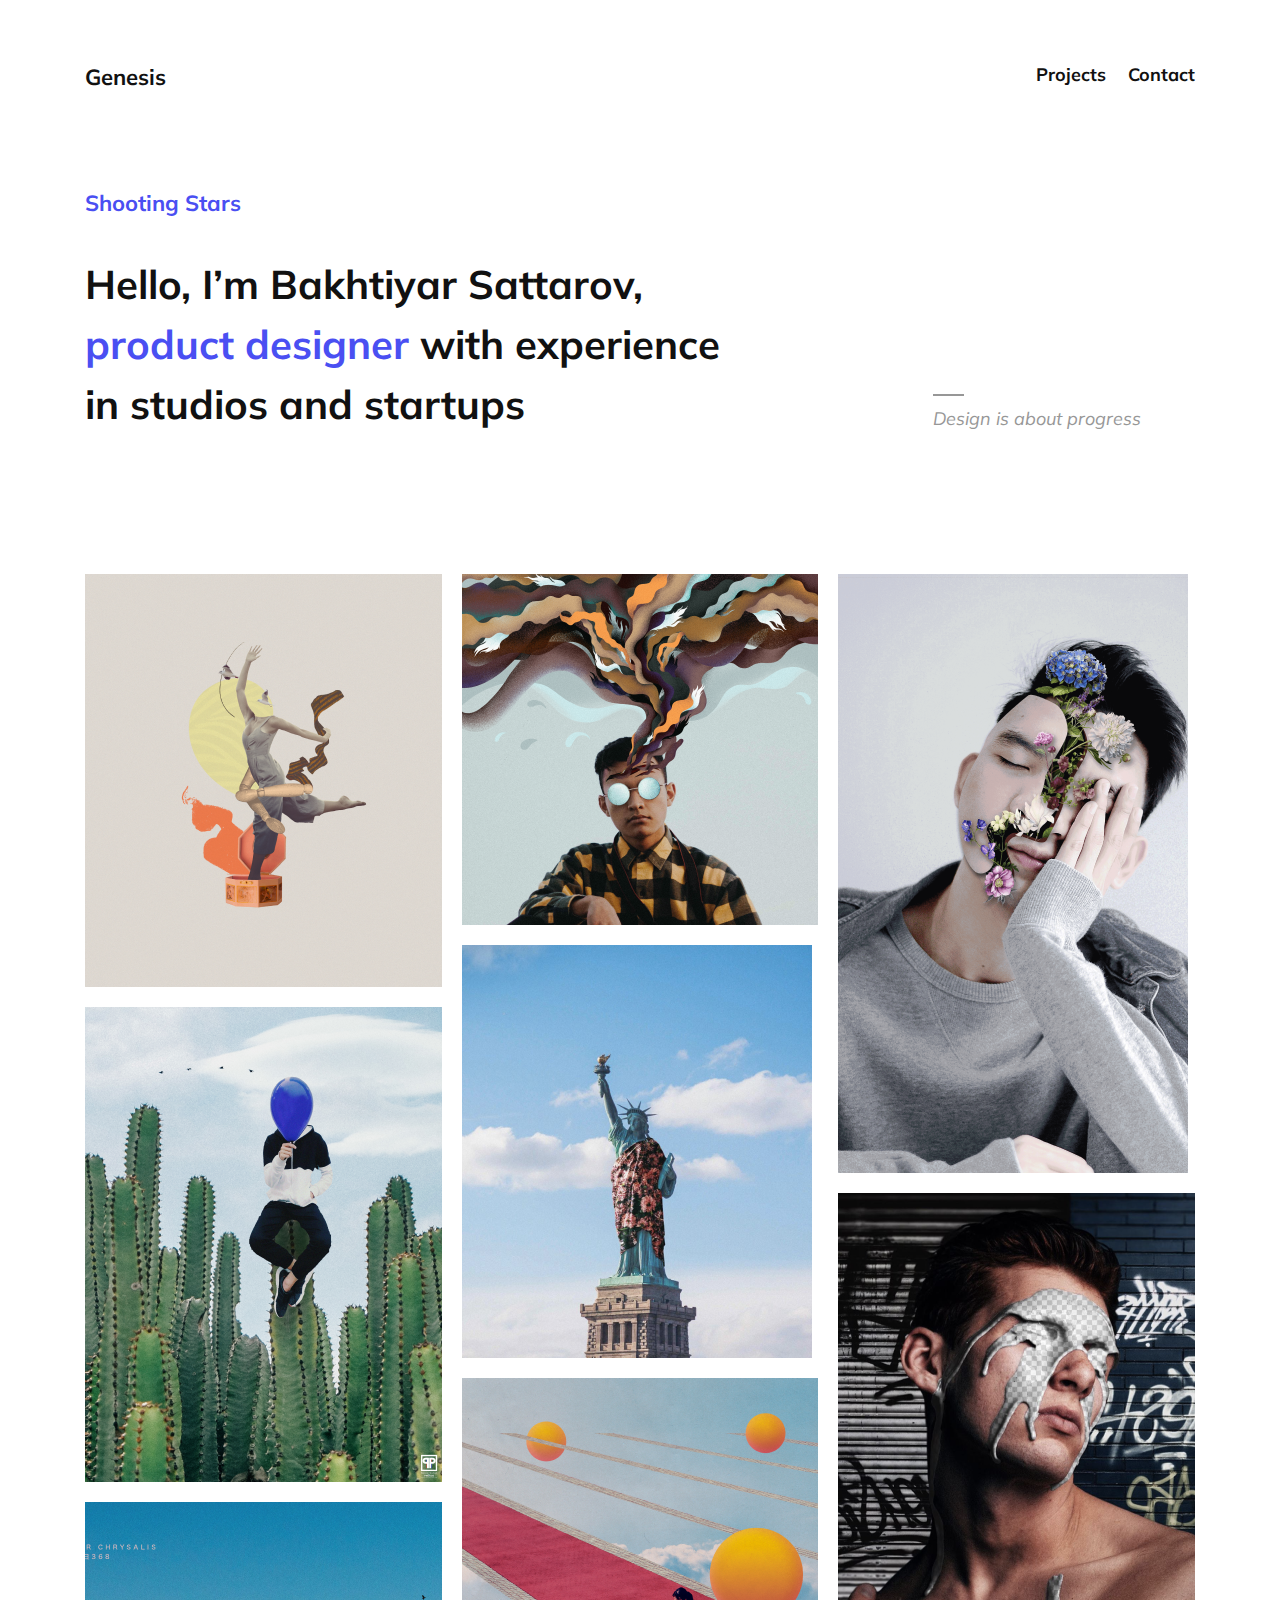
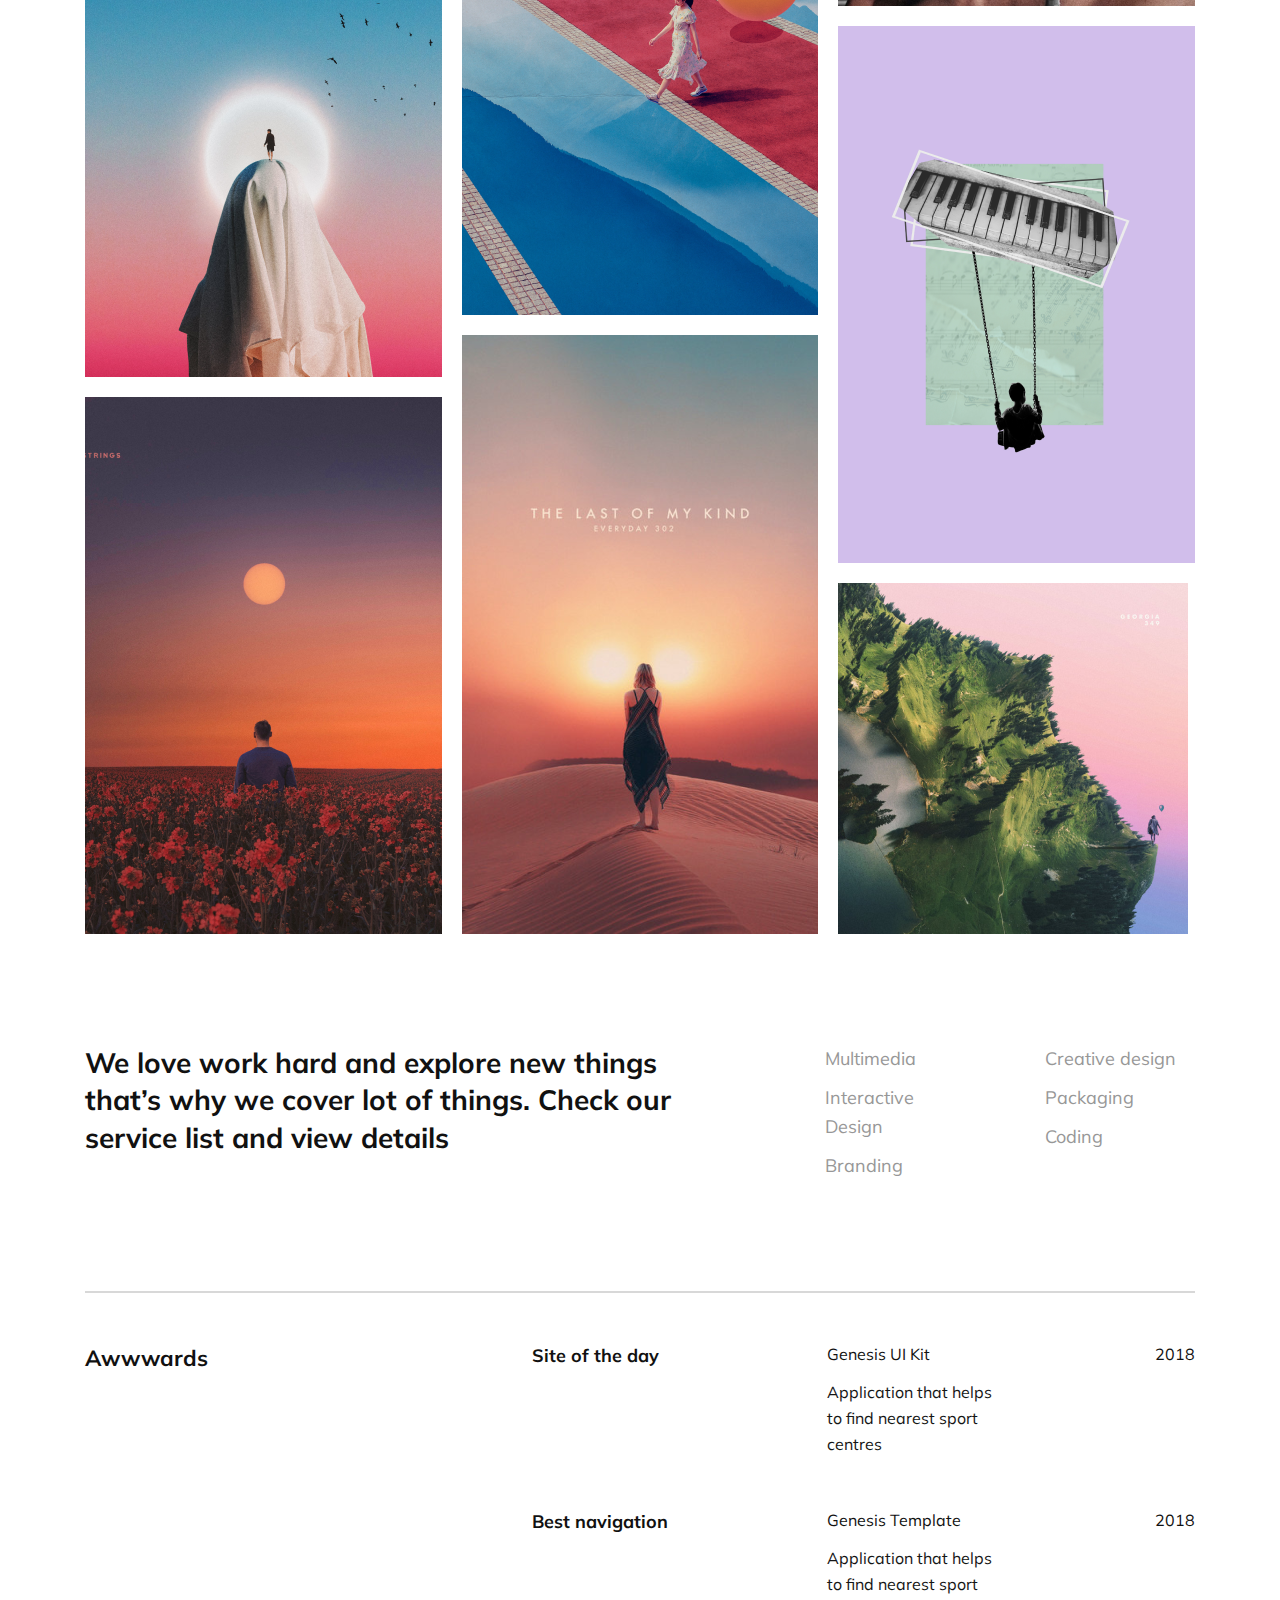
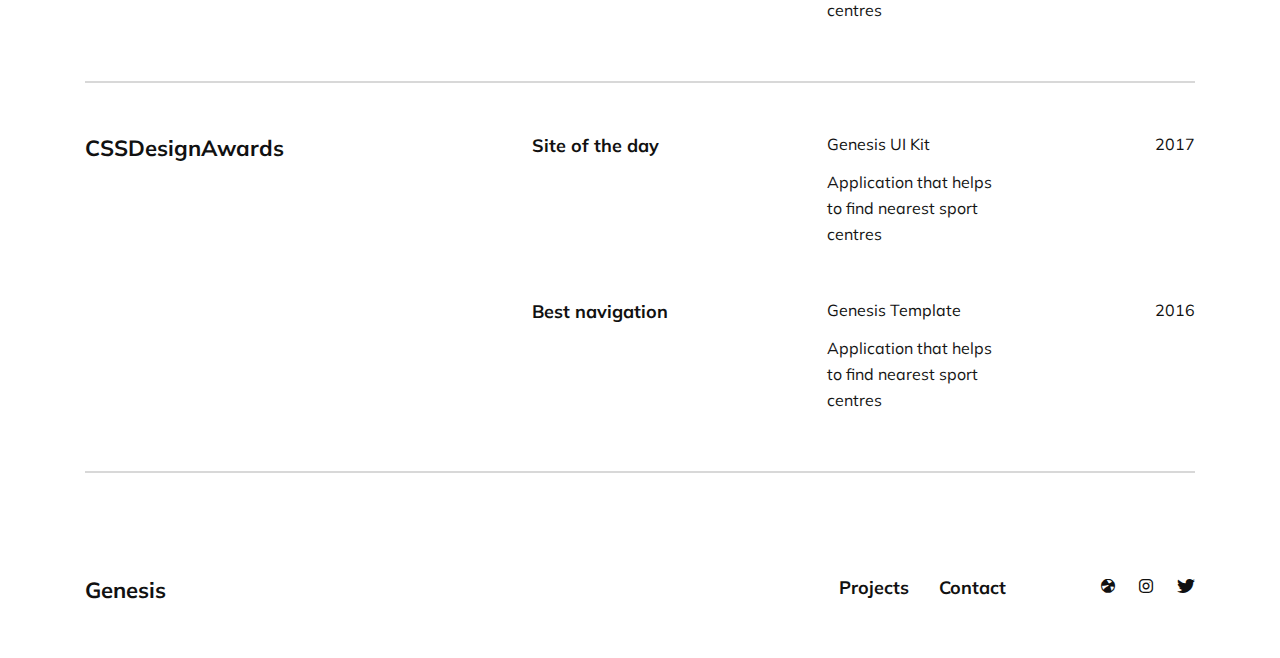
<file: index.html>
<!DOCTYPE html>
<html lang="en">
<head>
	<meta charset="UTF-8">
	<meta name="viewport" content="width=device-width, initial-scale=1.0">
	<link rel="stylesheet" href="css/style.css">
	<link rel="stylesheet" href="css/icon-fonts.css">
	<title>Genesis</title>
</head>
<body>
	<div class="wrapper">
		<header class="header">
			<div class="header__container">
				<a href="#" class="header__link logo">Genesis</a>
				<a href="pages/projects.html" class="header__link">Projects</a>
				<a href="pages/contact.html" class="header__link">Contact</a>
			</div>
		</header>
		<main class="main">
			<section class="introducing">
				<div class="introducing__container">
					<div class="introducing__item introducing__item-big">
						<h5 class="introducing__text">
							Shooting Stars
						</h5>
						<h2 class="text-introducing__main">
							Hello, I’m Bakhtiyar Sattarov, <span class="purple">product designer</span> with experience in studios and startups
						</h2>
					</div>
					<div class="introducing__item">
						<p class="introducing__note">Design is about progress</p>
					</div>
				</div>
			</section>
			<section class="main-gallery">	
				<div class="main-gallery__container">
					<div class="main-gallery__column">
						<div class="main-gallery__item img-scale">
								<img src="img/main/1.png" alt="gallery img">
						</div>
						<div class="main-gallery__item img-scale">
								<img src="img/main/4.png" alt="gallery img">
						</div>
						<div class="main-gallery__item img-scale">
								<img src="img/main/7.png" alt="gallery img">
							</div>
							<div class="main-gallery__item img-scale">
									<img src="img/main/10.png" alt="gallery img">
							</div>
					</div>
					<div class="main-gallery__column">
						<div class="main-gallery__item img-scale">
								<img src="img/main/2.png" alt="gallery img">
						</div>
						<div class="main-gallery__item img-scale">
								<img src="img/main/5.png" alt="gallery img">
						</div>
						<div class="main-gallery__item img-scale">
								<img src="img/main/8.png" alt="gallery img">
						</div>
						<div class="main-gallery__item img-scale">
								<img src="img/main/11.png" alt="gallery img">
						</div>
					</div>
					<div class="main-gallery__column">
						<div class="main-gallery__item img-scale">
								<img src="img/main/3.png" alt="gallery img">
						</div>
						<div class="main-gallery__item img-scale">
								<img src="img/main/6.png" alt="gallery img">
						</div>
						<div class="main-gallery__item img-scale">
								<img src="img/main/9.png" alt="gallery img">
						</div>
						<div class="main-gallery__item img-scale">
								<img src="img/main/12.png" alt="gallery img">
						</div>
					</div>
				</div>
			</section>
			<section class="main-content">
				<div class="main-content__container">
					<div class="main-content__row">
						<div class="main-content__item main-content__item-big">
							<p class="main-content__label">
								We love work hard and explore new things that’s why we cover lot of things. Check our service list and view details
							</p>
						</div>
						<div class="main-content__item item-content">
							<nav class="item-content__nav">
								<ul>
									<li class="item-content__item">
										<a href="#" class="item-content__link">Multimedia</a>
									</li>
									<li class="item-content__item">
										<a href="#" class="item-content__link">Interactive Design</a>
									</li>
									<li class="item-content__item">
										<a href="#" class="item-content__link">Branding</a>
									</li>
								</ul>
							</nav>
						</div>
						<div class="main-content__item item-content">
							<nav class="item-content__nav">
								<ul>
									<li class="item-content__item">
										<a href="#" class="item-content__link">Creative design</a>
									</li>
									<li class="item-content__item">
										<a href="#" class="item-content__link">Packaging</a>
									</li>
									<li class="item-content__item">
										<a href="#" class="item-content__link">Coding</a>
									</li>
								</ul>
							</nav>
						</div>
					</div>
				</div>
			</section>
			<section class="awards">
				<div class="awards__container">
					<div class="awards__row">
						<div class="awards__label">Awwwards</div>
						<div class="awards__name">Site of the day</div>
						<div class="awards__subname">
							<p>Genesis UI Kit</p>
							<div class="awards__text">
								<p>Application that helps to find nearest sport centres</p>
							</div>
						</div>
						<div class="awards__year">2018</div>
						<div class="awards__name">Best navigation</div>
						<div class="awards__subname">
							<p>Genesis Template</p>
							<div class="awards__text">
								<p>Application that helps to find nearest sport centres</p>
							</div>
						</div>
						<div class="awards__year">2018</div>
					</div>
					<div class="awards__row">
						<div class="awards__label">CSSDesignAwards</div>
						<div class="awards__name">Site of the day</div>
						<div class="awards__subname">
							<p>Genesis UI Kit</p>
							<div class="awards__text">
								<p>Application that helps to find nearest sport centres</p>
							</div>
						</div>
						<div class="awards__year">2017</div>
						<div class="awards__name">Best navigation</div>
						<div class="awards__subname">
							<p>Genesis Template</p>
							<div class="awards__text">
								<p>Application that helps to find nearest sport centres</p>
							</div>
						</div>
						<div class="awards__year">2016</div>
					</div>
				</div>
			</section>
		</main>
		<footer class="footer">
			<div class="footer__container">
				<a href="#" class="footer__link logo">Genesis</a>
				<nav class="footer__nav">
					<ul class="footer__list">
						<li class="footer__item">
							<a href="pages/projects.html" class="footer__link">Projects</a>
						</li>
						<li class="footer__item">
							<a href="pages/contact.html" class="footer__link">Contact</a>
						</li>
					</ul>
					<div class="icons-links">
						<ul class="footer__list footer__list-icons">
							<li class="footer__item icons-links__item">
								<a href="#" class="footer__link icon-planet"></a>
							</li>
							<li class="footer__item icons-links__item">
								<a href="#" class="footer__link icon-instagram"></a>
							</li>
							<li class="footer__item icons-links__item">
								<a href="#" class="footer__link icon-twitter"></a>
							</li>
						</ul>
					</div>
				</nav>
			</div>
		</footer>
	</div>
</body>
</html>
</file>
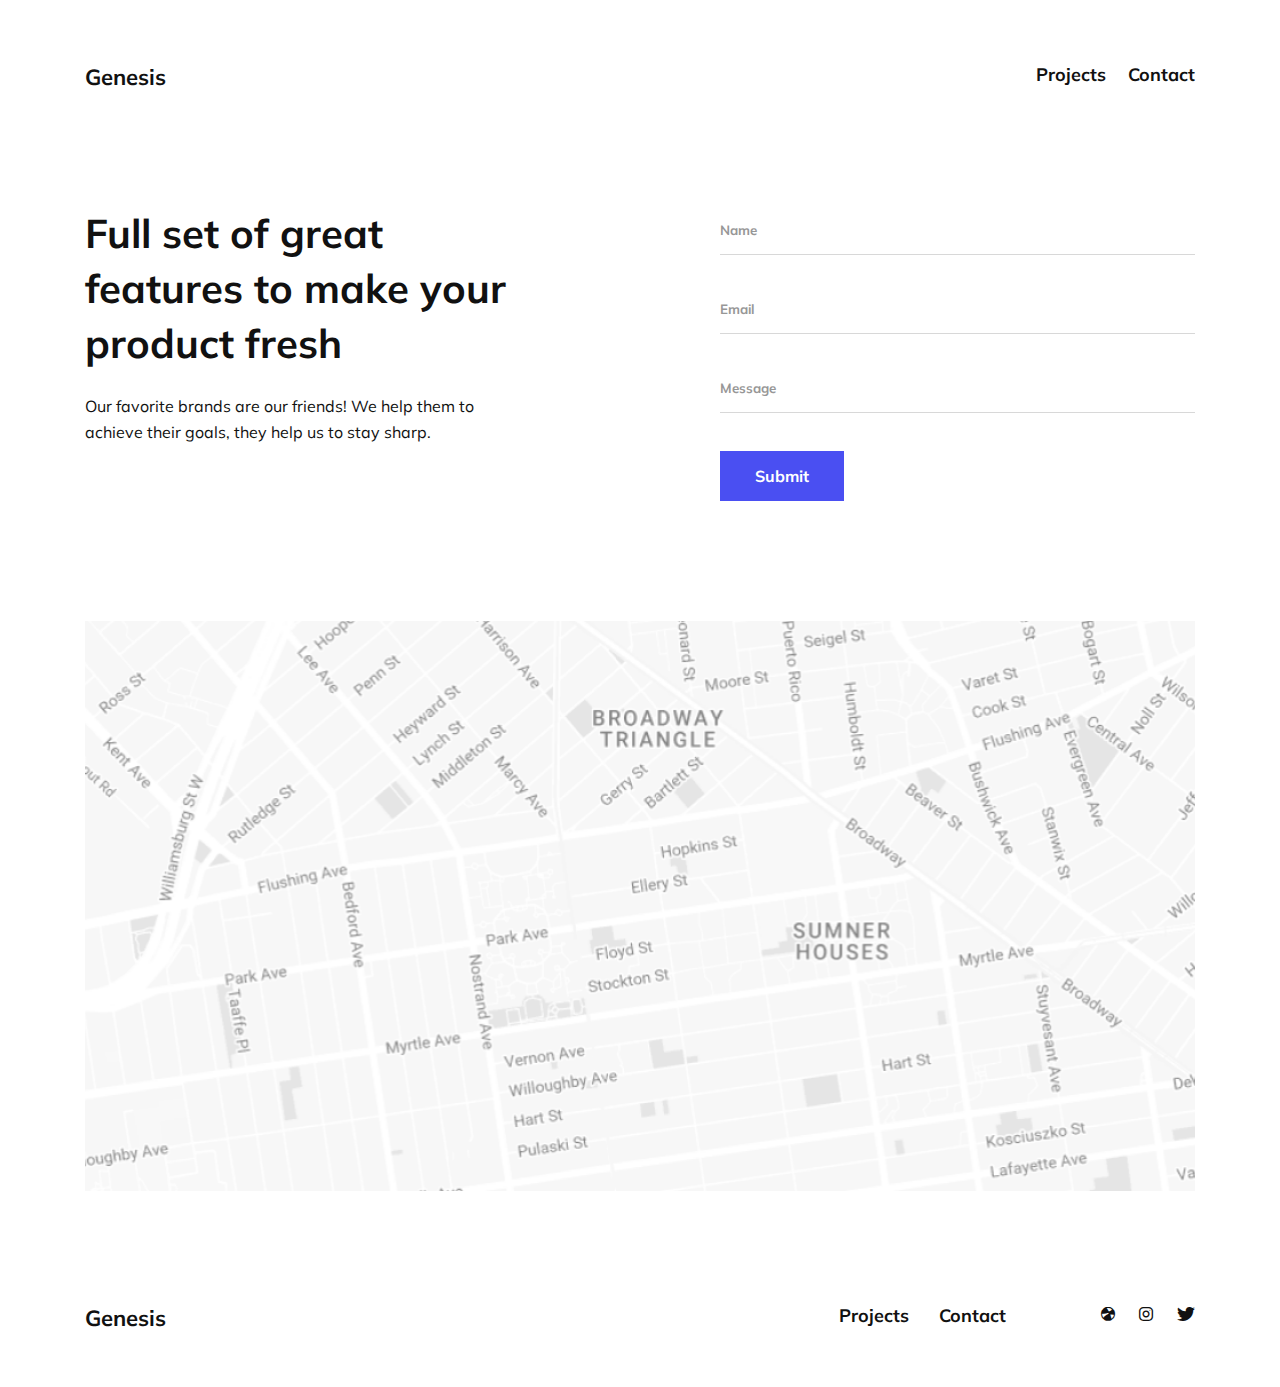
<file: pages/contact.html>
<!DOCTYPE html>
<html lang="en">
<head>
	<meta charset="UTF-8">
	<meta name="viewport" content="width=device-width, initial-scale=1.0">
	<link rel="stylesheet" href="../css/icon-fonts.css">
	<link rel="stylesheet" href="../css/style.css">
	<title>Contact</title>
</head>
<body>
	<div class="wrapper">
		<header class="header">
			<div class="header__container">
				<a href="../index.html" class="header__link logo">Genesis</a>
				<a href="projects.html" class="header__link">Projects</a>
				<a href="#" class="header__link">Contact</a>
			</div>
		</header>
		<main class="main">
			<section class="contact">
				<div class="contact__container">
					<div class="contact__content contact__content-text">
						<h2 class="contact__title">
							Full set of great features to make your product fresh
						</h2>
						<p class="contact__text text">Our favorite brands are our friends! We help them to achieve their goals, they help us to stay sharp.</p>
					</div>
					<div class="contact__content contact-form">
						<form action="#" class="form">
							<div class="form__inputs">
								<input type="name" id="name" class="input" placeholder="Name" required>
								<input type="email" id="email" class="input" placeholder="Email" required>
								<input type="message" id="message" class="input" placeholder="Message" required>
							</div>
							<button type="submit" class="form__button">Submit</button>
						</form>
					</div>
					<div class="contact__content contact-map">
						<div class="contact-map__img">
							<img src="../img/contact/Map.png" alt="map">
						</div>				
					</div>
				</div>
			</section>
		</main>
		<footer class="footer">
			<div class="footer__container">
				<a href="../index.html" class="footer__link logo">Genesis</a>
				<nav class="footer__nav">
					<ul class="footer__list">
						<li class="footer__item">
							<a href="projects.html" class="footer__link">Projects</a>
						</li>
						<li class="footer__item">
							<a href="#" class="footer__link">Contact</a>
						</li>
					</ul>
					<div class="icons-links">
						<ul class="footer__list footer__list-icons">
							<li class="footer__item icons-links__item">
								<a href="#" class="footer__link icon-planet"></a>
							</li>
							<li class="footer__item icons-links__item">
								<a href="#" class="footer__link icon-instagram"></a>
							</li>
							<li class="footer__item icons-links__item">
								<a href="#" class="footer__link icon-twitter"></a>
							</li>
						</ul>
					</div>
				</nav>
			</div>
		</footer>
	</div>
</body>
</html>
</file>
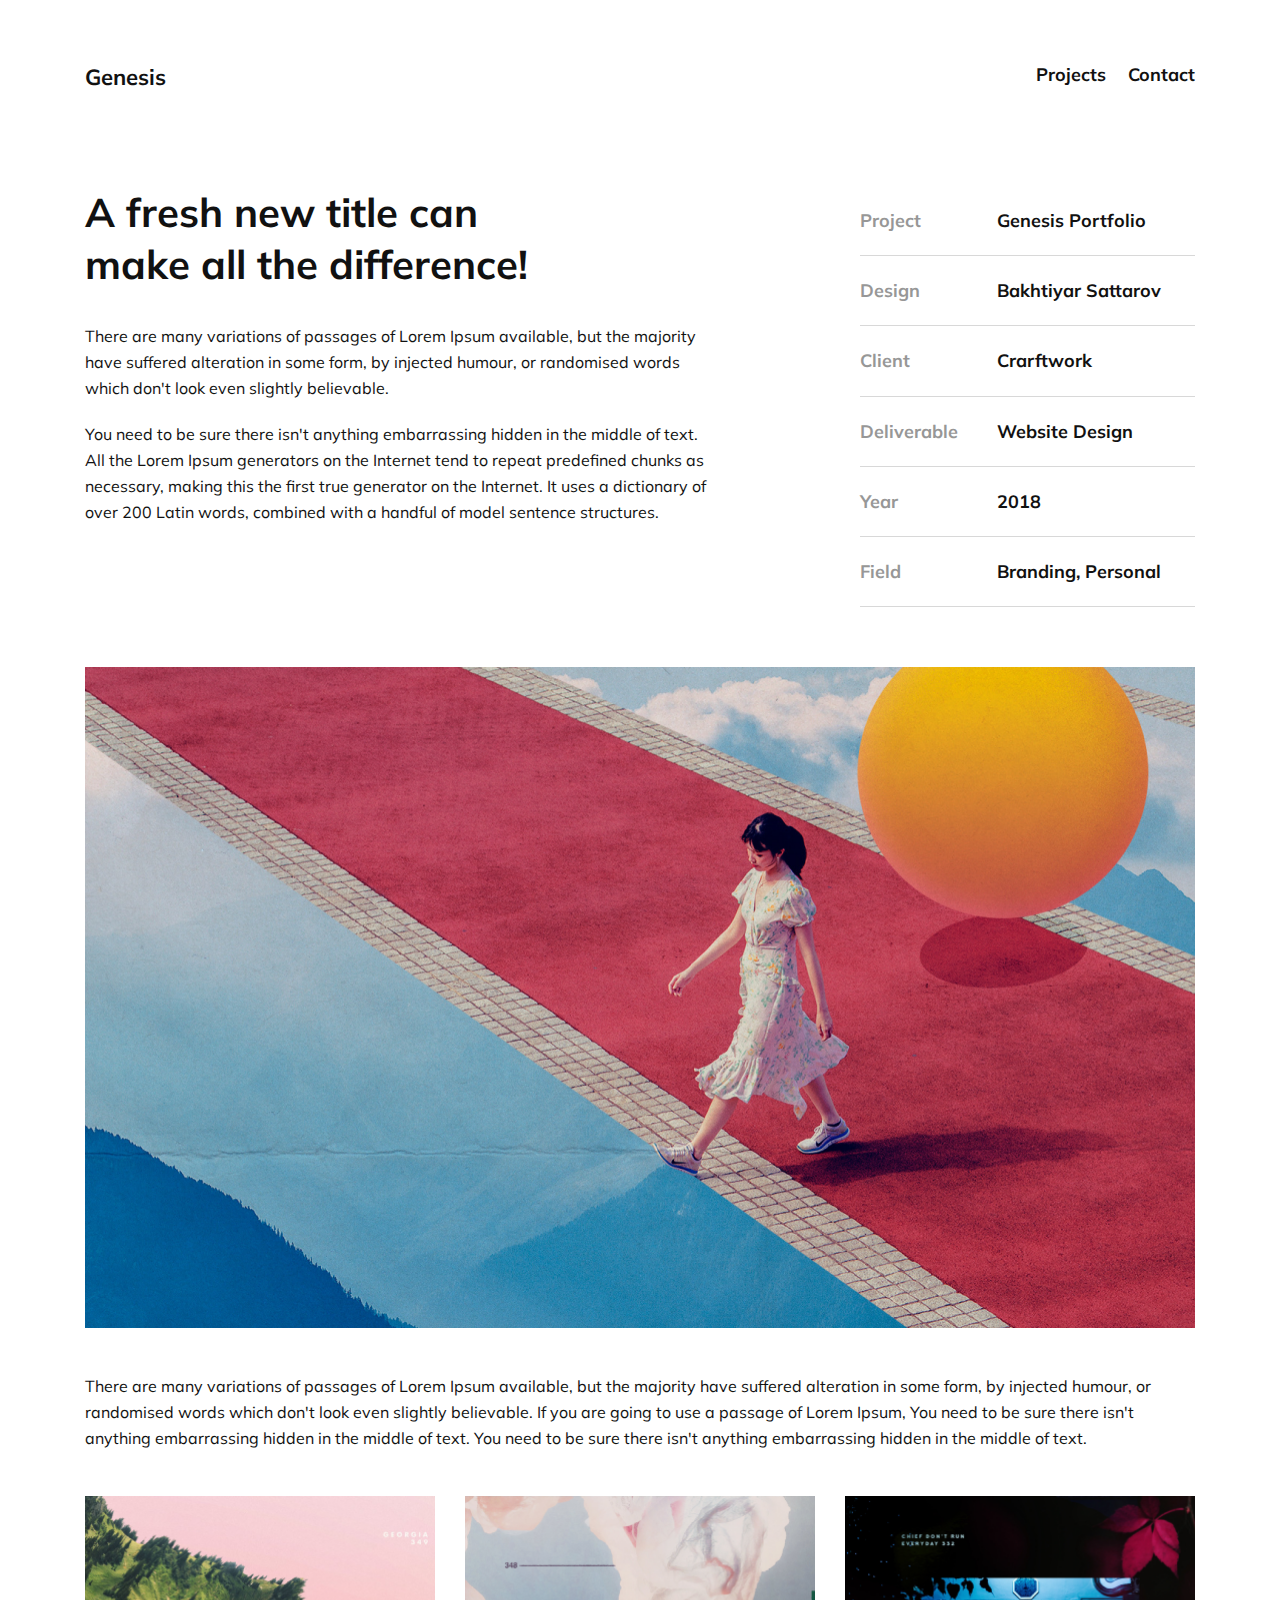
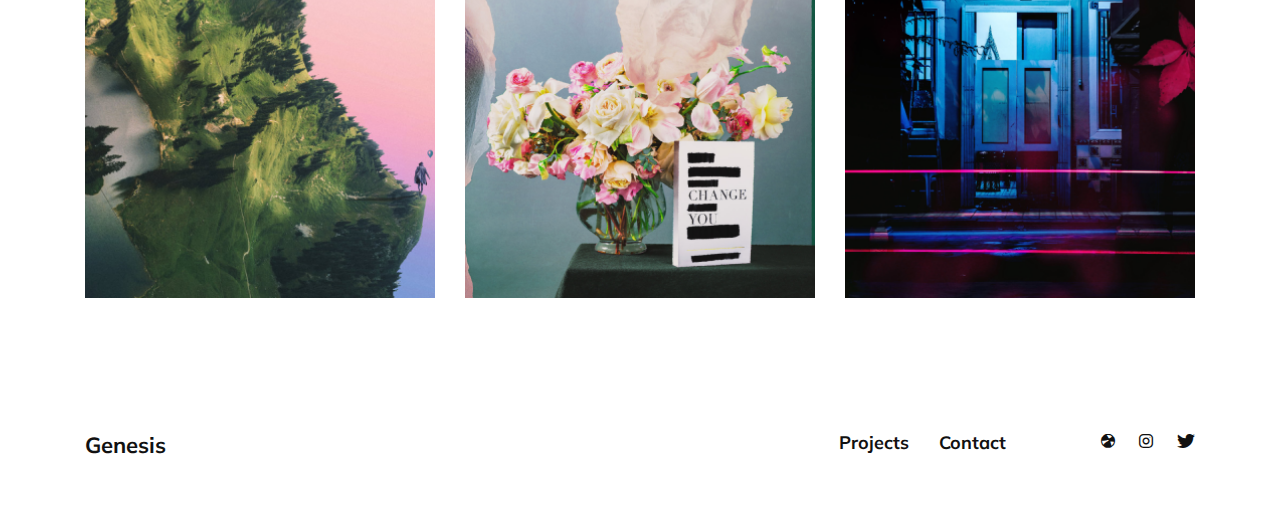
<file: pages/projects.html>
<!DOCTYPE html>
<html lang="en">
<head>
	<meta charset="UTF-8">
	<meta name="viewport" content="width=device-width, initial-scale=1.0">
	<link rel="stylesheet" href="../css/icon-fonts.css">
	<link rel="stylesheet" href="../css/style.css">
	<title>Genesis</title>
</head>
<body>
	<div class="wrapper">
		<header class="header">
			<div class="header__container">
				<a href="../index.html" class="header__link logo">Genesis</a>
				<a href="#" class="header__link">Projects</a>
				<a href="contact.html" class="header__link">Contact</a>
			</div>
		</header>
		<main class="main">
			<section class="about">
				<div class="about__container">
					<div class="about__row">
						<div class="about__column column-about">
							<h2 class="column-about__label">
								A fresh new title can make all the difference!
							</h2>
							<div class="column-about__text text">
								<p>There are many variations of passages of Lorem Ipsum available, but the majority have suffered alteration in some form,
								by injected humour, or randomised words which don't look even slightly believable.</p>
							
								<p>You need to be sure there isn't anything embarrassing hidden in the middle of text. All the Lorem Ipsum generators on
								the Internet tend to repeat predefined chunks as necessary, making this the first true generator on the Internet. It
								uses a dictionary of over 200 Latin words, combined with a handful of model sentence structures.</p>
							</div>
						</div>
						<div class="about__column column-about">
							<div class="column-about__row">
								<div class="column-about__title">
									<p>Project</p>
								</div>
								<div class="column-about__name">
									<p>Genesis Portfolio</p>
								</div>
							</div>
							<div class="column-about__row">
								<div class="column-about__title">
									<p>Design</p>
								</div>
								<div class="column-about__name">
									<p>Bakhtiyar Sattarov</p>
								</div>
							</div>
							<div class="column-about__row">
								<div class="column-about__title">
									<p>Client</p>
								</div>
								<div class="column-about__name">
									<p>Crarftwork</p>
								</div>
							</div>
							<div class="column-about__row">
								<div class="column-about__title">
									<p>Deliverable</p>
								</div>
								<div class="column-about__name">
									<p>Website Design</p>
								</div>
							</div>
							<div class="column-about__row">
								<div class="column-about__title">
									<p>Year</p>
								</div>
								<div class="column-about__name">
									<p>2018</p>
								</div>
							</div>
							<div class="column-about__row">
								<div class="column-about__title">
									<p>Field</p>
								</div>
								<div class="column-about__name">
									<p>Branding, Personal</p>
								</div>
							</div>
						</div>
					</div>
				</div>
			</section>
			<section class="media">
				<div class="media__container">
					<div class="media__img media__img-big  img-scale">
						<img src="../img/projects/1.png" alt="walking girl">
					</div>
					<div class="media__text">
						<p>There are many variations of passages of Lorem Ipsum available, but the majority have suffered alteration in some form,
						by injected humour, or randomised words which don't look even slightly believable. If you are going to use a passage of
						Lorem Ipsum, You need to be sure there isn't anything embarrassing hidden in the middle of text. You need to be sure
						there isn't anything embarrassing hidden in the middle of text.</p>
					</div>
					<div class="media__img  img-scale">
						<img src="../img/projects/2.png" alt="mountain">
					</div>
					<div class="media__img  img-scale">
						<img src="../img/projects/3.png" alt="flowers">
					</div>
					<div class="media__img  img-scale">
						<img src="../img/projects/4.png" alt="strange room">
					</div>
				</div>
			</section>
		</main>
		<footer class="footer">
			<div class="footer__container">
				<a href="../index.html" class="footer__link logo">Genesis</a>
				<nav class="footer__nav">
					<ul class="footer__list">
						<li class="footer__item">
							<a href="#" class="footer__link">Projects</a>
						</li>
						<li class="footer__item">
							<a href="contact.html" class="footer__link">Contact</a>
						</li>
					</ul>
					<div class="icons-links">
						<ul class="footer__list footer__list-icons">
							<li class="footer__item icons-links__item">
								<a href="#" class="footer__link icon-planet"></a>
							</li>
							<li class="footer__item icons-links__item">
								<a href="#" class="footer__link icon-instagram"></a>
							</li>
							<li class="footer__item icons-links__item">
								<a href="#" class="footer__link icon-twitter"></a>
							</li>
						</ul>
					</div>
				</nav>
			</div>
		</footer>
	</div>
</body>
</html>
</file>
<file: css/style.css>
@charset "UTF-8";
@import url("https://fonts.googleapis.com/css2?family=Mulish:ital,wght@0,200..1000;1,200..1000&display=swap");
body {
  font-family: "Mulish";
  font-weight: 400;
  font-size: 18px;
  color: #111111;
}

.wrapper {
  width: 100%;
  min-height: 100vh;
  display: flex;
  flex-direction: column;
  margin: 0 auto;
  align-items: center;
  overflow-x: hidden;
}
.wrapper > main {
  flex: 1 1 auto;
  width: 100%;
}
.wrapper > * {
  min-width: 0;
}

[class*=__container] {
  max-width: 1150px;
  margin: 0 auto;
  padding: 0 20px;
}
@media (max-width: 600px) {
  [class*=__container] {
    padding: 0 10px 0 10px;
  }
}

[class*=page] {
  min-height: 100vh;
}
@media (max-width: 768px) {
  [class*=page] {
    min-height: 100vh;
  }
}
@media (max-height: 600px) {
  [class*=page] {
    min-height: 100vh;
  }
}

h1 {
  font-size: 22px;
  font-weight: 700;
}

h2, h3 {
  font-size: 40px;
  font-weight: 700;
  line-height: 1.5;
}

h3 {
  line-height: 1.375;
}

a {
  font-size: 18;
  font-weight: 700;
  color: #111111;
  transition: color 0.3s ease-out 0s;
}
a:hover {
  color: #4A4FF2;
}

/*Обнуление*/
* {
  padding: 0;
  margin: 0;
  border: 0;
}

*, *:before, *:after {
  box-sizing: border-box;
}

:focus, :active {
  outline: none;
}

a:focus, a:active {
  outline: none;
}

nav, footer, header, aside {
  display: block;
}

html, body {
  height: 100%;
  width: 100%;
  line-height: 1.625;
  font-size: 16px;
  -ms-text-size-adjust: 100%;
  -moz-text-size-adjust: 100%;
  -webkit-text-size-adjust: 100%;
}

input, button, textarea {
  font-family: inherit;
}

input::-ms-clear {
  display: none;
}

button {
  cursor: pointer;
  background: none;
}

button::-moz-focus-inner {
  padding: 0;
  border: 0;
}

a, a:visited {
  text-decoration: none;
}

a:hover {
  text-decoration: none;
}

ul li {
  list-style: none;
}

img {
  vertical-align: top;
}

/*--------------------*/
.header {
  width: 100%;
}
.header__container {
  font-size: 18px;
  padding: 60px 20px 90px 20px;
  display: grid;
  grid-template-rows: 1fr;
  grid-template-columns: auto 0.05fr 0.05fr;
  gap: 2%;
}

.logo {
  font-size: 22px;
}

.footer {
  width: 100%;
  padding: 50px 0;
}
.footer__container {
  display: flex;
  justify-content: space-between;
}
.footer__nav {
  display: flex;
  gap: 95px;
}
.footer__link {
  font-size: 18px;
  font-weight: 700;
}
.footer__list {
  display: flex;
  gap: 30px;
}
.footer__list-icons {
  gap: 24px;
}

.logo {
  font-size: 22px;
}

.icon-planet, .icon-instagram, .icon-twitter {
  font-size: 14px;
}

@font-face {
  font-family: "icons";
  src: url("../fonts/icons.eot?ocab8u");
  src: url("../fonts/icons.eot?ocab8u#iefix") format("embedded-opentype"), url("../fonts/icons.ttf?ocab8u") format("truetype"), url("../fonts/icons.woff?ocab8u") format("woff"), url("../fonts/icons.svg?ocab8u#icons") format("svg");
  font-weight: normal;
  font-style: normal;
  font-display: block;
}
[class^=icon-]::before, [class*=" icon-"]::before {
  /* use !important to prevent issues with browser extensions that change fonts */
  font-family: "icons" !important;
  speak: never;
  font-style: normal;
  font-weight: normal;
  font-variant: normal;
  text-transform: none;
  line-height: 1;
  /* Better Font Rendering =========== */
  -webkit-font-smoothing: antialiased;
  -moz-osx-font-smoothing: grayscale;
}

.icon-instagram:before {
  content: "\e900";
}

.icon-planet:before {
  content: "\e901";
}

.icon-twitter:before {
  content: "\e902";
}

.about {
  padding: 0px 0 60px 0;
}
.about__row {
  display: flex;
  gap: 20px;
  justify-content: space-between;
}
.column-about__label {
  max-width: 495px;
  width: 100%;
  margin-bottom: 33px;
  line-height: 1.3;
}
.column-about__text {
  max-width: 635px;
  width: 100%;
  font-size: 16px;
  font-weight: 400;
  line-height: 1.625;
}
.column-about__text p:first-of-type {
  margin-bottom: 20px;
  display: inline-block;
}
.column-about__row {
  display: flex;
  width: 335px;
  padding: 20px 0;
  border-bottom: 1px solid #D8D8D8;
}
.column-about__title, .column-about__name {
  flex: 0 1 137px;
  font-size: 18px;
  font-weight: bold;
  color: #979797;
}
.column-about__name {
  flex: 1 1 auto;
  justify-content: start;
  color: #111111;
}

.media {
  padding-bottom: 80px;
}
.media__container {
  display: grid;
  grid-template-columns: repeat(3, 1fr);
  grid-template-rows: 1fr auto auto;
  -moz-column-gap: 30px;
       column-gap: 30px;
  row-gap: 45px;
}
.media__img {
  position: relative;
  padding-bottom: 115%;
}
.media__img img {
  position: absolute;
  height: 100%;
  width: 100%;
  top: 0;
  left: 0;
  -o-object-fit: cover;
     object-fit: cover;
}
.media__img-big {
  grid-row: 1/2;
  grid-column: 1/4;
  padding-bottom: 59.5%;
}
.media__text {
  grid-row: 2/3;
  grid-column: 1/4;
  font-size: 16px;
}

.contact {
  padding: 20px 0 60px 0;
}
.contact__container {
  display: grid;
  grid-template-columns: 1fr 1fr;
  grid-template-rows: auto auto;
  gap: 120px;
}
.contact__content-text {
  max-width: 445px;
  width: 100%;
}
.contact__title {
  line-height: 1.375;
  margin-bottom: 22px;
}

.contact-form {
  justify-self: end;
  max-width: 475px;
  width: 100%;
}

.form__inputs {
  width: 100%;
  margin-bottom: 38px;
}
.form__button {
  padding: 15px 35px;
  background-color: #4A4FF2;
  color: #fff;
  font-size: 16px;
  font-weight: 700;
  transition: background-color 0.3s ease-out;
}
.form__button:hover {
  background-color: #272ef6;
}

.input {
  width: 100%;
  display: block;
  padding: 16px 0;
  font-style: 16px;
  font-weight: 700;
  color: #111111;
  border-bottom: 1px solid #D8D8D8;
  transition: all 0.3s ease-out;
}
.input:not(:last-child) {
  margin-bottom: 30px;
}
.input:hover {
  background-color: rgba(216, 216, 216, 0.1568627451);
}
.input::-moz-placeholder {
  color: #979797;
}
.input::placeholder {
  color: #979797;
}
.input:focus {
  background-color: rgba(216, 216, 216, 0.4980392157);
}

.contact-map {
  grid-column: 1/3;
}
.contact-map__img {
  position: relative;
  padding-bottom: 51.4%;
}
.contact-map__img img {
  position: absolute;
  height: 100%;
  width: 100%;
  top: 0;
  left: 0;
  -o-object-fit: cover;
     object-fit: cover;
}

.purple {
  color: #4A4FF2;
}

.introducing {
  margin-bottom: 50px;
}
.introducing__container {
  width: 100%;
  display: flex;
  justify-content: space-between;
  gap: 15px;
}
.introducing__item {
  flex: 1 1 auto;
  display: flex;
}
.introducing__item-big {
  flex: 0 1 75%;
  display: block;
}
.introducing__text {
  max-width: 635px;
  width: 100%;
  font-weight: 700;
  font-size: 22px;
  margin-bottom: 32px;
  color: #4A4FF2;
}
.introducing__note {
  font-style: italic;
  font-size: 18px;
  color: #979797;
  align-self: flex-end;
  display: block;
  position: relative;
}
.introducing__note::before {
  content: "";
  background-color: #979797;
  position: absolute;
  top: -10px;
  left: 0;
  height: 2px;
  width: 15%;
  transition: width 0.3s ease-out;
}
.introducing__note:hover::before {
  width: 100%;
}

.text-introducing__main {
  max-width: 635px;
  width: 100%;
}

.main-gallery {
  padding-top: 90px;
  padding-bottom: 90px;
}
.main-gallery__container {
  display: flex;
  gap: 20px;
}
.main-gallery__item {
  align-self: start;
  height: auto;
  margin-bottom: 20px;
}
.main-gallery__img {
  height: auto;
}

.img-scale {
  overflow: hidden;
}
.img-scale img {
  transition: transform 0.3s ease-out;
}
.img-scale img:hover {
  transform: scale(1.1);
}

.main-content {
  margin-bottom: 100px;
}
.main-content__row {
  display: flex;
  justify-content: space-between;
  gap: 70px;
}
.main-content__item-big {
  margin-right: 70px;
  max-width: 635px;
  width: 100%;
}
.main-content__label {
  font-size: 28px;
  font-weight: 700;
  line-height: 1.35;
}

.item-content__item {
  margin-bottom: 10px;
  width: 150px;
}
.item-content__link {
  color: #979797;
  font-weight: 400;
  font-size: 18px;
}
.item-content__link:hover {
  color: #111111;
}

.awards {
  margin-bottom: 50px;
}
.awards__row {
  padding: 48px 0 58px 0;
  display: grid;
  grid-template-columns: 1.4fr 1fr 1.7fr 1.2fr 1fr;
  grid-template-rows: 1fr 1fr;
  gap: 50px;
  border-top: 2px solid #D8D8D8;
}
.awards__row:last-child {
  border-bottom: 2px solid #D8D8D8;
}
.awards__label {
  font-size: 22px;
  font-weight: 700;
}
.awards__name {
  grid-column: 3/4;
  font-size: 18px;
  font-weight: 700;
}
.awards__subname, .awards__text {
  grid-column: 4/5;
  font-size: 16px;
  font-weight: 400;
}
.awards__text {
  margin-top: 12px;
  line-height: 1.625;
  color: #151515;
}
.awards__year {
  font-size: 16px;
  text-align: right;
  grid-column: 5/6;
}
</file>
<file: css/icon-fonts.css>
@font-face {
  font-family: "icons";
  src: url("../fonts/icons.eot?ocab8u");
  src: url("../fonts/icons.eot?ocab8u#iefix") format("embedded-opentype"), url("../fonts/icons.ttf?ocab8u") format("truetype"), url("../fonts/icons.woff?ocab8u") format("woff"), url("../fonts/icons.svg?ocab8u#icons") format("svg");
  font-weight: normal;
  font-style: normal;
  font-display: block;
}
[class^=icon-]::before, [class*=" icon-"]::before {
  /* use !important to prevent issues with browser extensions that change fonts */
  font-family: "icons" !important;
  speak: never;
  font-style: normal;
  font-weight: normal;
  font-variant: normal;
  text-transform: none;
  line-height: 1;
  /* Better Font Rendering =========== */
  -webkit-font-smoothing: antialiased;
  -moz-osx-font-smoothing: grayscale;
}

.icon-instagram:before {
  content: "\e900";
}

.icon-planet:before {
  content: "\e901";
}

.icon-twitter:before {
  content: "\e902";
}
</file>
